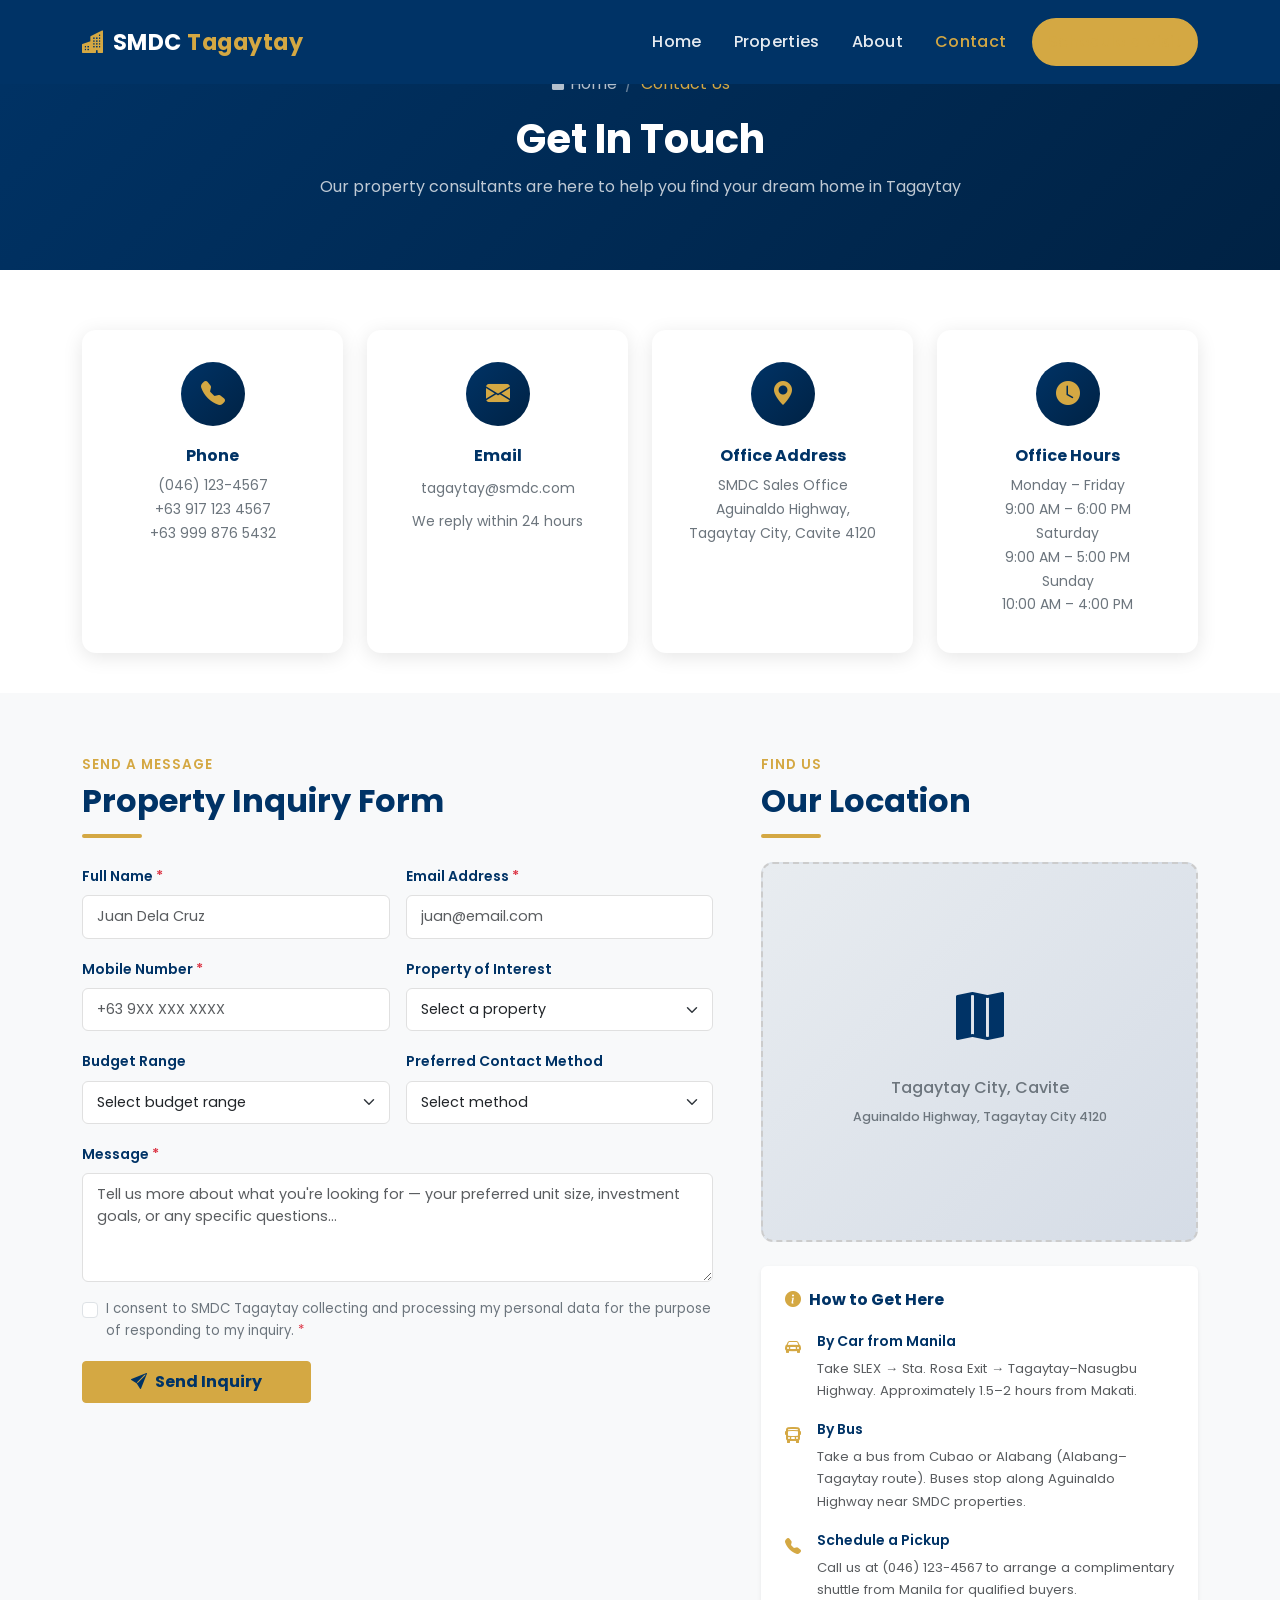
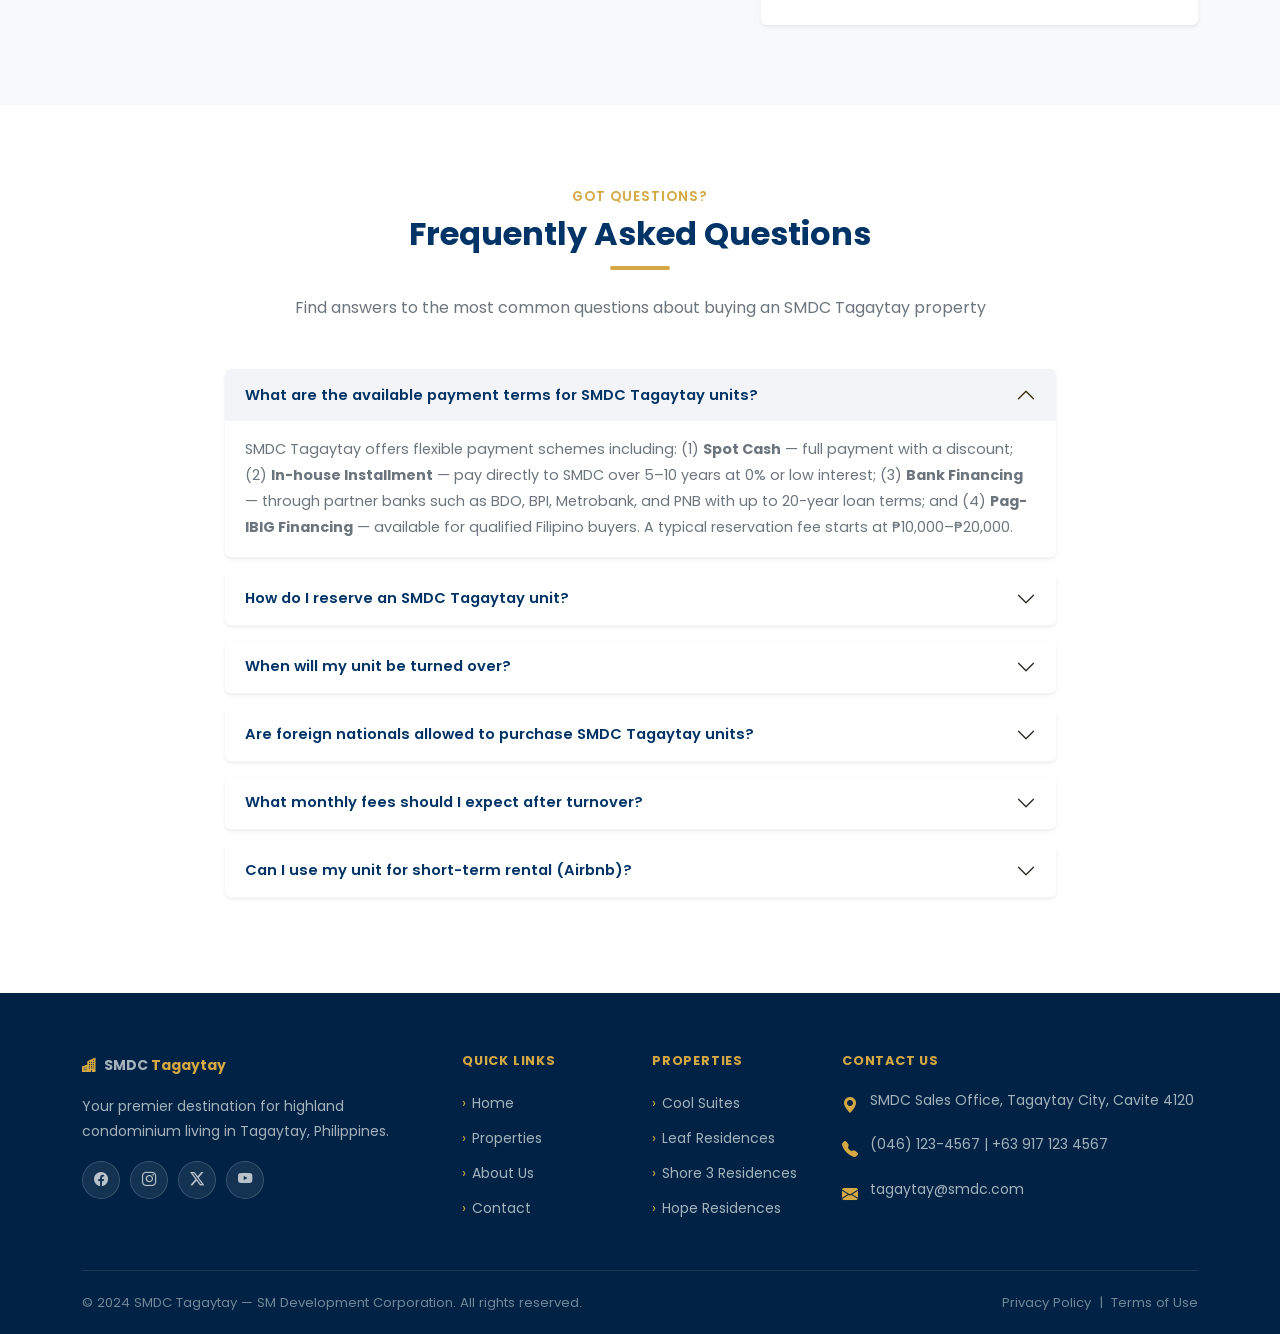
<file: cardenas_ex4page5.html>
<!DOCTYPE html>
<html lang="en">
<head>
  <meta charset="UTF-8" />
  <meta name="viewport" content="width=device-width, initial-scale=1.0" />
  <meta name="description" content="Contact SMDC Tagaytay — Reach our property consultants, send an inquiry, and get answers to frequently asked questions." />
  <title>Contact Us | SMDC Tagaytay</title>

  <!-- Bootstrap 5.3 CSS -->
  <link rel="stylesheet" href="https://cdn.jsdelivr.net/npm/bootstrap@5.3.3/dist/css/bootstrap.min.css" />
  <!-- Bootstrap Icons -->
  <link rel="stylesheet" href="https://cdn.jsdelivr.net/npm/bootstrap-icons@1.11.3/font/bootstrap-icons.min.css" />
  <!-- Google Fonts — Poppins -->
  <link rel="preconnect" href="https://fonts.googleapis.com" />
  <link rel="preconnect" href="https://fonts.gstatic.com" crossorigin />
  <link href="https://fonts.googleapis.com/css2?family=Poppins:wght@300;400;500;600;700;800&display=swap" rel="stylesheet" />
  <!-- Custom CSS -->
  <link rel="stylesheet" href="css/style.css" />
</head>
<body>

  <!-- ========================================================
       NAVBAR
       ======================================================== -->
  <nav class="navbar navbar-expand-lg navbar-dark bg-primary fixed-top" style="background-color: var(--primary) !important;">
    <div class="container">
      <a class="navbar-brand" href="cardenas_mainpage.html">
        <i class="bi bi-buildings-fill me-2" style="color: var(--accent);"></i>SMDC <span>Tagaytay</span>
      </a>
      <button class="navbar-toggler" type="button" data-bs-toggle="collapse" data-bs-target="#mainNav" aria-controls="mainNav" aria-expanded="false" aria-label="Toggle navigation">
        <span class="navbar-toggler-icon"></span>
      </button>
      <div class="collapse navbar-collapse" id="mainNav">
        <ul class="navbar-nav ms-auto align-items-lg-center gap-lg-1">
          <li class="nav-item"><a class="nav-link" href="cardenas_mainpage.html">Home</a></li>
          <li class="nav-item"><a class="nav-link" href="cardenas_ex4page2.html">Properties</a></li>
          <li class="nav-item"><a class="nav-link" href="cardenas_ex4page4.html">About</a></li>
          <li class="nav-item"><a class="nav-link active" href="cardenas_ex4page5.html">Contact</a></li>
          <li class="nav-item ms-lg-2">
            <a class="nav-link btn-cta-nav" href="cardenas_ex4page5.html">Schedule a Visit</a>
          </li>
        </ul>
      </div>
    </div>
  </nav>

  <!-- ========================================================
       CONTACT HERO
       ======================================================== -->
  <div class="contact-hero">
    <div class="container">
      <nav aria-label="breadcrumb" class="mb-3">
        <ol class="breadcrumb justify-content-center">
          <li class="breadcrumb-item"><a href="cardenas_mainpage.html"><i class="bi bi-house-fill me-1"></i>Home</a></li>
          <li class="breadcrumb-item active" aria-current="page">Contact Us</li>
        </ol>
      </nav>
      <h1 class="mb-2">Get In Touch</h1>
      <p class="mb-0">Our property consultants are here to help you find your dream home in Tagaytay</p>
    </div>
  </div>

  <!-- ========================================================
       CONTACT INFORMATION CARDS
       ======================================================== -->
  <section style="padding: 60px 0 40px;">
    <div class="container">
      <div class="row g-4">
        <div class="col-lg-3 col-md-6">
          <div class="contact-card">
            <div class="contact-card-icon">
              <i class="bi bi-telephone-fill"></i>
            </div>
            <h5>Phone</h5>
            <p>(046) 123-4567</p>
            <p>+63 917 123 4567</p>
            <p>+63 999 876 5432</p>
          </div>
        </div>
        <div class="col-lg-3 col-md-6">
          <div class="contact-card">
            <div class="contact-card-icon">
              <i class="bi bi-envelope-fill"></i>
            </div>
            <h5>Email</h5>
            <a href="mailto:tagaytay@smdc.com">tagaytay@smdc.com</a>
            <p class="mt-2">We reply within 24 hours</p>
          </div>
        </div>
        <div class="col-lg-3 col-md-6">
          <div class="contact-card">
            <div class="contact-card-icon">
              <i class="bi bi-geo-alt-fill"></i>
            </div>
            <h5>Office Address</h5>
            <p>SMDC Sales Office<br />Aguinaldo Highway,<br />Tagaytay City, Cavite 4120</p>
          </div>
        </div>
        <div class="col-lg-3 col-md-6">
          <div class="contact-card">
            <div class="contact-card-icon">
              <i class="bi bi-clock-fill"></i>
            </div>
            <h5>Office Hours</h5>
            <p>Monday – Friday<br />9:00 AM – 6:00 PM</p>
            <p>Saturday<br />9:00 AM – 5:00 PM</p>
            <p>Sunday<br />10:00 AM – 4:00 PM</p>
          </div>
        </div>
      </div>
    </div>
  </section>

  <!-- ========================================================
       INQUIRY FORM & MAP
       ======================================================== -->
  <section style="background-color: var(--light-bg); padding: 60px 0 80px;">
    <div class="container">
      <div class="row g-5">

        <!-- Inquiry Form -->
        <div class="col-lg-7">
          <p class="text-uppercase fw-600 mb-1" style="color: var(--accent); font-weight: 600; letter-spacing: 1px; font-size: 0.85rem;">Send a Message</p>
          <h2 class="section-title mb-2">Property Inquiry Form</h2>
          <div class="section-divider left"></div>

          <div id="formSuccess" class="alert alert-success d-none mt-3" role="alert">
            <i class="bi bi-check-circle-fill me-2"></i>
            <strong>Inquiry received!</strong> Our property consultant will contact you within 24 hours. Thank you!
          </div>

          <form class="needs-validation mt-4" novalidate>
            <div class="row g-3">
              <div class="col-md-6">
                <label class="form-label" for="contactName">Full Name <span class="text-danger">*</span></label>
                <input type="text" class="form-control" id="contactName" placeholder="Juan Dela Cruz" required />
                <div class="invalid-feedback">Please enter your full name.</div>
              </div>
              <div class="col-md-6">
                <label class="form-label" for="contactEmail">Email Address <span class="text-danger">*</span></label>
                <input type="email" class="form-control" id="contactEmail" placeholder="juan@email.com" required />
                <div class="invalid-feedback">Please enter a valid email address.</div>
              </div>
              <div class="col-md-6">
                <label class="form-label" for="contactPhone">Mobile Number <span class="text-danger">*</span></label>
                <input type="tel" class="form-control" id="contactPhone" placeholder="+63 9XX XXX XXXX" required />
                <div class="invalid-feedback">Please enter your mobile number.</div>
              </div>
              <div class="col-md-6">
                <label class="form-label" for="contactProperty">Property of Interest</label>
                <select class="form-select" id="contactProperty">
                  <option value="">Select a property</option>
                  <option>Cool Suites — Studio Unit</option>
                  <option>Cool Suites — 1 Bedroom</option>
                  <option>Leaf Residences — 1 Bedroom</option>
                  <option>Leaf Residences — 2 Bedroom</option>
                  <option>Shore 3 Residences — Studio</option>
                  <option>Shore 3 Residences — 2 Bedroom</option>
                  <option>Hope Residences — Studio</option>
                  <option>Hope Residences — 1 Bedroom</option>
                  <option>Not sure yet — Need guidance</option>
                </select>
              </div>
              <div class="col-md-6">
                <label class="form-label" for="contactBudget">Budget Range</label>
                <select class="form-select" id="contactBudget">
                  <option value="">Select budget range</option>
                  <option>₱2,000,000 – ₱3,000,000</option>
                  <option>₱3,000,000 – ₱4,000,000</option>
                  <option>₱4,000,000 – ₱5,500,000</option>
                  <option>₱5,500,000 – ₱7,000,000</option>
                  <option>Above ₱7,000,000</option>
                </select>
              </div>
              <div class="col-md-6">
                <label class="form-label" for="contactMethod">Preferred Contact Method</label>
                <select class="form-select" id="contactMethod">
                  <option value="">Select method</option>
                  <option>Phone Call</option>
                  <option>Email</option>
                  <option>Viber</option>
                  <option>WhatsApp</option>
                  <option>Any</option>
                </select>
              </div>
              <div class="col-12">
                <label class="form-label" for="contactMessage">Message <span class="text-danger">*</span></label>
                <textarea class="form-control" id="contactMessage" rows="4" placeholder="Tell us more about what you're looking for — your preferred unit size, investment goals, or any specific questions..." required></textarea>
                <div class="invalid-feedback">Please enter your message.</div>
              </div>
              <div class="col-12">
                <div class="form-check">
                  <input class="form-check-input" type="checkbox" id="contactConsent" required />
                  <label class="form-check-label" for="contactConsent" style="font-size: 0.83rem; color: var(--gray);">
                    I consent to SMDC Tagaytay collecting and processing my personal data for the purpose of responding to my inquiry. <span class="text-danger">*</span>
                  </label>
                  <div class="invalid-feedback">You must agree before submitting.</div>
                </div>
              </div>
              <div class="col-12">
                <button type="submit" class="btn btn-accent px-5 py-2">
                  <i class="bi bi-send-fill me-2"></i>Send Inquiry
                </button>
              </div>
            </div>
          </form>
        </div>

        <!-- Map -->
        <div class="col-lg-5">
          <p class="text-uppercase fw-600 mb-1" style="color: var(--accent); font-weight: 600; letter-spacing: 1px; font-size: 0.85rem;">Find Us</p>
          <h2 class="section-title mb-2">Our Location</h2>
          <div class="section-divider left mb-4"></div>

          <div class="map-placeholder mb-4">
            <i class="bi bi-map-fill"></i>
            <span>Tagaytay City, Cavite</span>
            <small style="font-size: 0.78rem; margin-top: 4px; color: var(--gray);">Aguinaldo Highway, Tagaytay City 4120</small>
          </div>

          <div class="bg-white rounded shadow-sm p-4">
            <h6 style="color: var(--primary); font-weight: 700; margin-bottom: 1.2rem;">
              <i class="bi bi-info-circle-fill me-2" style="color: var(--accent);"></i>How to Get Here
            </h6>
            <div class="d-flex flex-column gap-3">
              <div class="d-flex gap-3 align-items-start">
                <i class="bi bi-car-front-fill mt-1" style="color: var(--accent); flex-shrink: 0;"></i>
                <div>
                  <p class="mb-1 fw-600" style="font-size: 0.875rem; color: var(--primary); font-weight: 600;">By Car from Manila</p>
                  <p class="mb-0 text-muted" style="font-size: 0.82rem;">Take SLEX → Sta. Rosa Exit → Tagaytay–Nasugbu Highway. Approximately 1.5–2 hours from Makati.</p>
                </div>
              </div>
              <div class="d-flex gap-3 align-items-start">
                <i class="bi bi-bus-front-fill mt-1" style="color: var(--accent); flex-shrink: 0;"></i>
                <div>
                  <p class="mb-1 fw-600" style="font-size: 0.875rem; color: var(--primary); font-weight: 600;">By Bus</p>
                  <p class="mb-0 text-muted" style="font-size: 0.82rem;">Take a bus from Cubao or Alabang (Alabang–Tagaytay route). Buses stop along Aguinaldo Highway near SMDC properties.</p>
                </div>
              </div>
              <div class="d-flex gap-3 align-items-start">
                <i class="bi bi-telephone-fill mt-1" style="color: var(--accent); flex-shrink: 0;"></i>
                <div>
                  <p class="mb-1 fw-600" style="font-size: 0.875rem; color: var(--primary); font-weight: 600;">Schedule a Pickup</p>
                  <p class="mb-0 text-muted" style="font-size: 0.82rem;">Call us at (046) 123-4567 to arrange a complimentary shuttle from Manila for qualified buyers.</p>
                </div>
              </div>
            </div>
          </div>
        </div>

      </div>
    </div>
  </section>

  <!-- ========================================================
       FAQ SECTION
       ======================================================== -->
  <section>
    <div class="container">
      <div class="text-center mb-5">
        <p class="text-uppercase fw-600 mb-1" style="color: var(--accent); font-weight: 600; letter-spacing: 1px; font-size: 0.85rem;">Got Questions?</p>
        <h2 class="section-title">Frequently Asked Questions</h2>
        <div class="section-divider mx-auto"></div>
        <p class="section-subtitle">Find answers to the most common questions about buying an SMDC Tagaytay property</p>
      </div>

      <div class="row justify-content-center">
        <div class="col-lg-9">
          <div class="accordion" id="faqAccordion">

            <div class="accordion-item border-0 mb-3 shadow-sm rounded overflow-hidden">
              <h2 class="accordion-header" id="faq1">
                <button class="accordion-button" type="button" data-bs-toggle="collapse" data-bs-target="#faqCollapse1" aria-expanded="true" aria-controls="faqCollapse1">
                  What are the available payment terms for SMDC Tagaytay units?
                </button>
              </h2>
              <div id="faqCollapse1" class="accordion-collapse collapse show" aria-labelledby="faq1" data-bs-parent="#faqAccordion">
                <div class="accordion-body">
                  SMDC Tagaytay offers flexible payment schemes including: (1) <strong>Spot Cash</strong> — full payment with a discount; (2) <strong>In-house Installment</strong> — pay directly to SMDC over 5–10 years at 0% or low interest; (3) <strong>Bank Financing</strong> — through partner banks such as BDO, BPI, Metrobank, and PNB with up to 20-year loan terms; and (4) <strong>Pag-IBIG Financing</strong> — available for qualified Filipino buyers. A typical reservation fee starts at ₱10,000–₱20,000.
                </div>
              </div>
            </div>

            <div class="accordion-item border-0 mb-3 shadow-sm rounded overflow-hidden">
              <h2 class="accordion-header" id="faq2">
                <button class="accordion-button collapsed" type="button" data-bs-toggle="collapse" data-bs-target="#faqCollapse2" aria-expanded="false" aria-controls="faqCollapse2">
                  How do I reserve an SMDC Tagaytay unit?
                </button>
              </h2>
              <div id="faqCollapse2" class="accordion-collapse collapse" aria-labelledby="faq2" data-bs-parent="#faqAccordion">
                <div class="accordion-body">
                  The reservation process is straightforward: (1) Choose your preferred unit and development; (2) Submit required documents (2 valid IDs, TIN, proof of income); (3) Pay the reservation fee (₱10,000–₱20,000); (4) Sign the Reservation Agreement; (5) Your unit is officially held while you prepare documents for the chosen payment scheme. Our property consultants will assist you at every step.
                </div>
              </div>
            </div>

            <div class="accordion-item border-0 mb-3 shadow-sm rounded overflow-hidden">
              <h2 class="accordion-header" id="faq3">
                <button class="accordion-button collapsed" type="button" data-bs-toggle="collapse" data-bs-target="#faqCollapse3" aria-expanded="false" aria-controls="faqCollapse3">
                  When will my unit be turned over?
                </button>
              </h2>
              <div id="faqCollapse3" class="accordion-collapse collapse" aria-labelledby="faq3" data-bs-parent="#faqAccordion">
                <div class="accordion-body">
                  Turnover schedules vary by development: <strong>Cool Suites</strong> and <strong>Hope Residences</strong> are Ready for Occupancy (RFO) and can be turned over shortly after full payment or loan approval. <strong>Leaf Residences</strong> and <strong>Shore 3 Residences</strong> are under pre-selling and are expected to be turned over in 2026–2028 depending on the phase. All turnover dates are stated in your Contract to Sell.
                </div>
              </div>
            </div>

            <div class="accordion-item border-0 mb-3 shadow-sm rounded overflow-hidden">
              <h2 class="accordion-header" id="faq4">
                <button class="accordion-button collapsed" type="button" data-bs-toggle="collapse" data-bs-target="#faqCollapse4" aria-expanded="false" aria-controls="faqCollapse4">
                  Are foreign nationals allowed to purchase SMDC Tagaytay units?
                </button>
              </h2>
              <div id="faqCollapse4" class="accordion-collapse collapse" aria-labelledby="faq4" data-bs-parent="#faqAccordion">
                <div class="accordion-body">
                  Yes! Foreign nationals are allowed to own condominium units in the Philippines under the Philippine Condominium Act (R.A. 4726), as long as foreign ownership in the building does not exceed 40%. SMDC Tagaytay welcomes both local and international buyers. Payment must be remitted via inward remittance through BSP-accredited banks. Our team can assist OFW and foreign buyers with the documentation process.
                </div>
              </div>
            </div>

            <div class="accordion-item border-0 mb-3 shadow-sm rounded overflow-hidden">
              <h2 class="accordion-header" id="faq5">
                <button class="accordion-button collapsed" type="button" data-bs-toggle="collapse" data-bs-target="#faqCollapse5" aria-expanded="false" aria-controls="faqCollapse5">
                  What monthly fees should I expect after turnover?
                </button>
              </h2>
              <div id="faqCollapse5" class="accordion-collapse collapse" aria-labelledby="faq5" data-bs-parent="#faqAccordion">
                <div class="accordion-body">
                  After turnover, unit owners pay: (1) <strong>Monthly Dues (Association Dues)</strong> — typically ₱80–₱120 per sqm per month, covering common area maintenance, security, and amenities upkeep; (2) <strong>Real Property Tax</strong> — annual tax payable to the local government; (3) <strong>Utilities</strong> — metered electricity and water billed separately. For investment units, rental income typically covers the monthly dues and mortgage payments.
                </div>
              </div>
            </div>

            <div class="accordion-item border-0 mb-3 shadow-sm rounded overflow-hidden">
              <h2 class="accordion-header" id="faq6">
                <button class="accordion-button collapsed" type="button" data-bs-toggle="collapse" data-bs-target="#faqCollapse6" aria-expanded="false" aria-controls="faqCollapse6">
                  Can I use my unit for short-term rental (Airbnb)?
                </button>
              </h2>
              <div id="faqCollapse6" class="accordion-collapse collapse" aria-labelledby="faq6" data-bs-parent="#faqAccordion">
                <div class="accordion-body">
                  Short-term rental policies vary by development and are governed by the House Rules and Condominium Corporation. Generally, SMDC Tagaytay units in tourist-heavy developments like Cool Suites and Shore 3 Residences have provisions for short-term leasing, making them ideal for Airbnb-style rental income. Please inquire with our team about the specific policies for your preferred development.
                </div>
              </div>
            </div>

          </div><!-- /accordion -->
        </div>
      </div>
    </div>
  </section>

  <!-- ========================================================
       FOOTER
       ======================================================== -->
  <footer class="footer">
    <div class="container">
      <div class="row g-4">
        <div class="col-lg-4 col-md-6">
          <p class="footer-brand"><i class="bi bi-buildings-fill me-2" style="color: var(--accent);"></i>SMDC <span>Tagaytay</span></p>
          <p>Your premier destination for highland condominium living in Tagaytay, Philippines.</p>
          <div class="social-links">
            <a href="#" class="social-link" aria-label="Facebook"><i class="bi bi-facebook"></i></a>
            <a href="#" class="social-link" aria-label="Instagram"><i class="bi bi-instagram"></i></a>
            <a href="#" class="social-link" aria-label="Twitter/X"><i class="bi bi-twitter-x"></i></a>
            <a href="#" class="social-link" aria-label="YouTube"><i class="bi bi-youtube"></i></a>
          </div>
        </div>
        <div class="col-lg-2 col-md-6 col-6">
          <h6>Quick Links</h6>
          <ul class="footer-links">
            <li><a href="cardenas_mainpage.html">Home</a></li>
            <li><a href="cardenas_ex4page2.html">Properties</a></li>
            <li><a href="cardenas_ex4page4.html">About Us</a></li>
            <li><a href="cardenas_ex4page5.html">Contact</a></li>
          </ul>
        </div>
        <div class="col-lg-2 col-md-6 col-6">
          <h6>Properties</h6>
          <ul class="footer-links">
            <li><a href="cardenas_ex4page3.html">Cool Suites</a></li>
            <li><a href="cardenas_ex4page3.html">Leaf Residences</a></li>
            <li><a href="cardenas_ex4page3.html">Shore 3 Residences</a></li>
            <li><a href="cardenas_ex4page3.html">Hope Residences</a></li>
          </ul>
        </div>
        <div class="col-lg-4 col-md-6">
          <h6>Contact Us</h6>
          <div class="footer-contact-item">
            <i class="bi bi-geo-alt-fill"></i>
            <span>SMDC Sales Office, Tagaytay City, Cavite 4120</span>
          </div>
          <div class="footer-contact-item">
            <i class="bi bi-telephone-fill"></i>
            <span>(046) 123-4567 | +63 917 123 4567</span>
          </div>
          <div class="footer-contact-item">
            <i class="bi bi-envelope-fill"></i>
            <span>tagaytay@smdc.com</span>
          </div>
        </div>
      </div>
      <div class="footer-bottom">
        <div class="row align-items-center">
          <div class="col-md-6">
            <p>© 2024 SMDC Tagaytay — SM Development Corporation. All rights reserved.</p>
          </div>
          <div class="col-md-6 text-md-end">
            <p><a href="#" style="color: rgba(255,255,255,0.45);">Privacy Policy</a> &nbsp;|&nbsp; <a href="#" style="color: rgba(255,255,255,0.45);">Terms of Use</a></p>
          </div>
        </div>
      </div>
    </div>
  </footer>

  <!-- Back to Top -->
  <button id="backToTop" aria-label="Back to top"><i class="bi bi-arrow-up"></i></button>

  <!-- Bootstrap JS Bundle -->
  <script src="https://cdn.jsdelivr.net/npm/bootstrap@5.3.3/dist/js/bootstrap.bundle.min.js"></script>
  <!-- Custom JS -->
  <script src="js/main.js"></script>
</body>
</html>
</file>
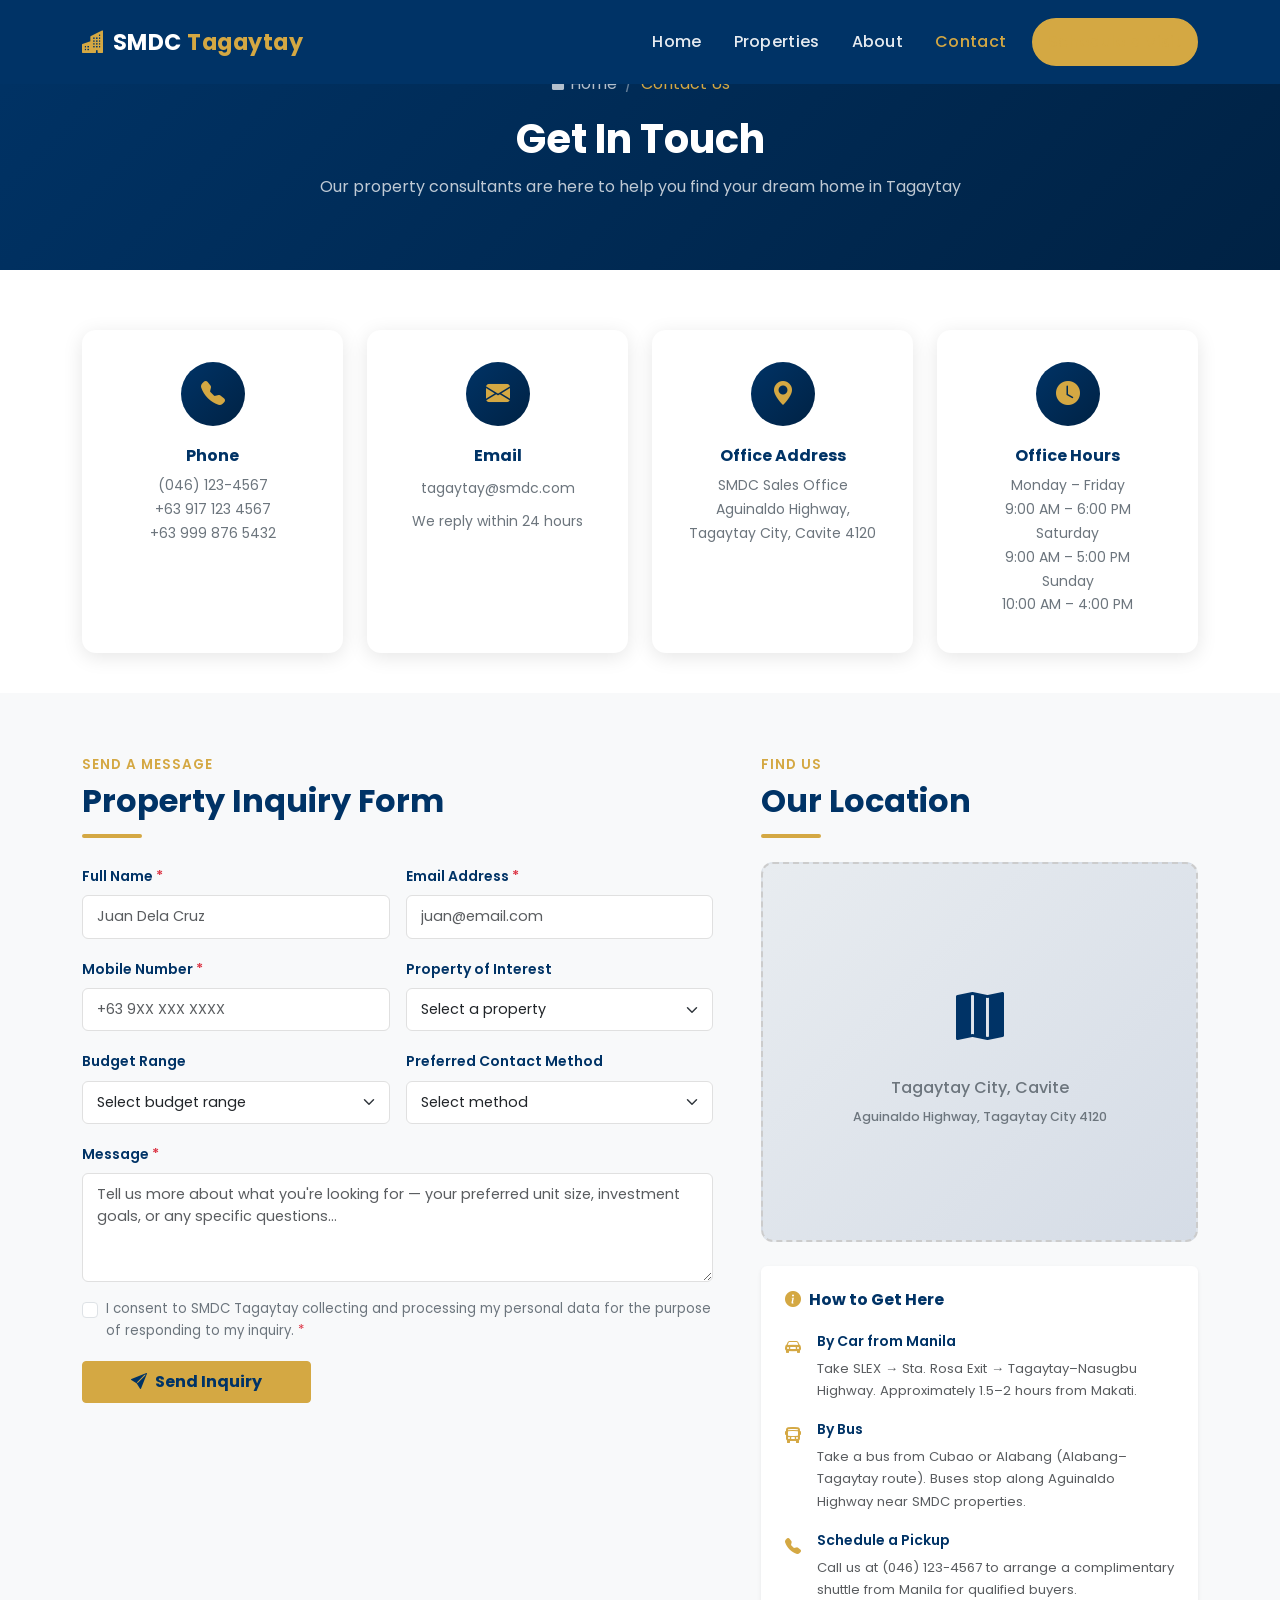
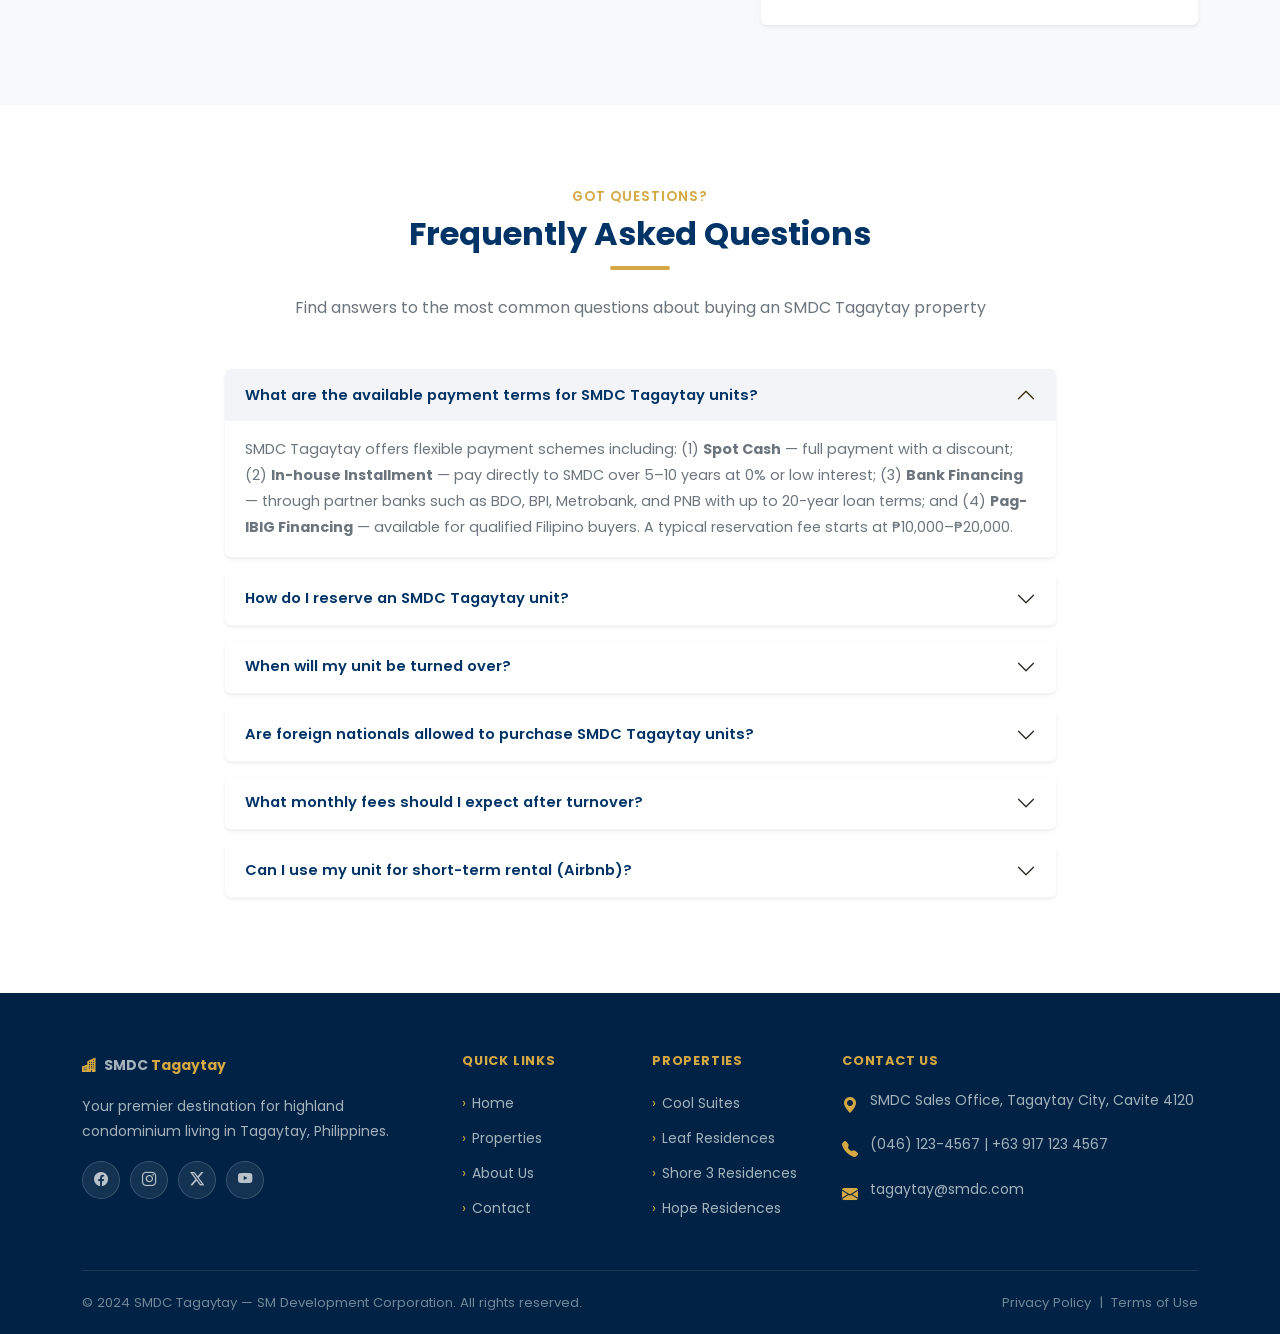
<file: contact.html>
<!DOCTYPE html>
<html lang="en">
<head>
  <meta charset="UTF-8" />
  <meta name="viewport" content="width=device-width, initial-scale=1.0" />
  <meta name="description" content="Contact SMDC Tagaytay — Reach our property consultants, send an inquiry, and get answers to frequently asked questions." />
  <title>Contact Us | SMDC Tagaytay</title>

  <!-- Bootstrap 5.3 CSS -->
  <link rel="stylesheet" href="https://cdn.jsdelivr.net/npm/bootstrap@5.3.3/dist/css/bootstrap.min.css" />
  <!-- Bootstrap Icons -->
  <link rel="stylesheet" href="https://cdn.jsdelivr.net/npm/bootstrap-icons@1.11.3/font/bootstrap-icons.min.css" />
  <!-- Google Fonts — Poppins -->
  <link rel="preconnect" href="https://fonts.googleapis.com" />
  <link rel="preconnect" href="https://fonts.gstatic.com" crossorigin />
  <link href="https://fonts.googleapis.com/css2?family=Poppins:wght@300;400;500;600;700;800&display=swap" rel="stylesheet" />
  <!-- Custom CSS -->
  <link rel="stylesheet" href="css/style.css" />
</head>
<body>

  <!-- ========================================================
       NAVBAR
       ======================================================== -->
  <nav class="navbar navbar-expand-lg navbar-dark bg-primary fixed-top" style="background-color: var(--primary) !important;">
    <div class="container">
      <a class="navbar-brand" href="index.html">
        <i class="bi bi-buildings-fill me-2" style="color: var(--accent);"></i>SMDC <span>Tagaytay</span>
      </a>
      <button class="navbar-toggler" type="button" data-bs-toggle="collapse" data-bs-target="#mainNav" aria-controls="mainNav" aria-expanded="false" aria-label="Toggle navigation">
        <span class="navbar-toggler-icon"></span>
      </button>
      <div class="collapse navbar-collapse" id="mainNav">
        <ul class="navbar-nav ms-auto align-items-lg-center gap-lg-1">
          <li class="nav-item"><a class="nav-link" href="index.html">Home</a></li>
          <li class="nav-item"><a class="nav-link" href="properties.html">Properties</a></li>
          <li class="nav-item"><a class="nav-link" href="about.html">About</a></li>
          <li class="nav-item"><a class="nav-link active" href="contact.html">Contact</a></li>
          <li class="nav-item ms-lg-2">
            <a class="nav-link btn-cta-nav" href="contact.html">Schedule a Visit</a>
          </li>
        </ul>
      </div>
    </div>
  </nav>

  <!-- ========================================================
       CONTACT HERO
       ======================================================== -->
  <div class="contact-hero">
    <div class="container">
      <nav aria-label="breadcrumb" class="mb-3">
        <ol class="breadcrumb justify-content-center">
          <li class="breadcrumb-item"><a href="index.html"><i class="bi bi-house-fill me-1"></i>Home</a></li>
          <li class="breadcrumb-item active" aria-current="page">Contact Us</li>
        </ol>
      </nav>
      <h1 class="mb-2">Get In Touch</h1>
      <p class="mb-0">Our property consultants are here to help you find your dream home in Tagaytay</p>
    </div>
  </div>

  <!-- ========================================================
       CONTACT INFORMATION CARDS
       ======================================================== -->
  <section style="padding: 60px 0 40px;">
    <div class="container">
      <div class="row g-4">
        <div class="col-lg-3 col-md-6">
          <div class="contact-card">
            <div class="contact-card-icon">
              <i class="bi bi-telephone-fill"></i>
            </div>
            <h5>Phone</h5>
            <p>(046) 123-4567</p>
            <p>+63 917 123 4567</p>
            <p>+63 999 876 5432</p>
          </div>
        </div>
        <div class="col-lg-3 col-md-6">
          <div class="contact-card">
            <div class="contact-card-icon">
              <i class="bi bi-envelope-fill"></i>
            </div>
            <h5>Email</h5>
            <a href="mailto:tagaytay@smdc.com">tagaytay@smdc.com</a>
            <p class="mt-2">We reply within 24 hours</p>
          </div>
        </div>
        <div class="col-lg-3 col-md-6">
          <div class="contact-card">
            <div class="contact-card-icon">
              <i class="bi bi-geo-alt-fill"></i>
            </div>
            <h5>Office Address</h5>
            <p>SMDC Sales Office<br />Aguinaldo Highway,<br />Tagaytay City, Cavite 4120</p>
          </div>
        </div>
        <div class="col-lg-3 col-md-6">
          <div class="contact-card">
            <div class="contact-card-icon">
              <i class="bi bi-clock-fill"></i>
            </div>
            <h5>Office Hours</h5>
            <p>Monday – Friday<br />9:00 AM – 6:00 PM</p>
            <p>Saturday<br />9:00 AM – 5:00 PM</p>
            <p>Sunday<br />10:00 AM – 4:00 PM</p>
          </div>
        </div>
      </div>
    </div>
  </section>

  <!-- ========================================================
       INQUIRY FORM & MAP
       ======================================================== -->
  <section style="background-color: var(--light-bg); padding: 60px 0 80px;">
    <div class="container">
      <div class="row g-5">

        <!-- Inquiry Form -->
        <div class="col-lg-7">
          <p class="text-uppercase fw-600 mb-1" style="color: var(--accent); font-weight: 600; letter-spacing: 1px; font-size: 0.85rem;">Send a Message</p>
          <h2 class="section-title mb-2">Property Inquiry Form</h2>
          <div class="section-divider left"></div>

          <div id="formSuccess" class="alert alert-success d-none mt-3" role="alert">
            <i class="bi bi-check-circle-fill me-2"></i>
            <strong>Inquiry received!</strong> Our property consultant will contact you within 24 hours. Thank you!
          </div>

          <form class="needs-validation mt-4" novalidate>
            <div class="row g-3">
              <div class="col-md-6">
                <label class="form-label" for="contactName">Full Name <span class="text-danger">*</span></label>
                <input type="text" class="form-control" id="contactName" placeholder="Juan Dela Cruz" required />
                <div class="invalid-feedback">Please enter your full name.</div>
              </div>
              <div class="col-md-6">
                <label class="form-label" for="contactEmail">Email Address <span class="text-danger">*</span></label>
                <input type="email" class="form-control" id="contactEmail" placeholder="juan@email.com" required />
                <div class="invalid-feedback">Please enter a valid email address.</div>
              </div>
              <div class="col-md-6">
                <label class="form-label" for="contactPhone">Mobile Number <span class="text-danger">*</span></label>
                <input type="tel" class="form-control" id="contactPhone" placeholder="+63 9XX XXX XXXX" required />
                <div class="invalid-feedback">Please enter your mobile number.</div>
              </div>
              <div class="col-md-6">
                <label class="form-label" for="contactProperty">Property of Interest</label>
                <select class="form-select" id="contactProperty">
                  <option value="">Select a property</option>
                  <option>Cool Suites — Studio Unit</option>
                  <option>Cool Suites — 1 Bedroom</option>
                  <option>Leaf Residences — 1 Bedroom</option>
                  <option>Leaf Residences — 2 Bedroom</option>
                  <option>Shore 3 Residences — Studio</option>
                  <option>Shore 3 Residences — 2 Bedroom</option>
                  <option>Hope Residences — Studio</option>
                  <option>Hope Residences — 1 Bedroom</option>
                  <option>Not sure yet — Need guidance</option>
                </select>
              </div>
              <div class="col-md-6">
                <label class="form-label" for="contactBudget">Budget Range</label>
                <select class="form-select" id="contactBudget">
                  <option value="">Select budget range</option>
                  <option>₱2,000,000 – ₱3,000,000</option>
                  <option>₱3,000,000 – ₱4,000,000</option>
                  <option>₱4,000,000 – ₱5,500,000</option>
                  <option>₱5,500,000 – ₱7,000,000</option>
                  <option>Above ₱7,000,000</option>
                </select>
              </div>
              <div class="col-md-6">
                <label class="form-label" for="contactMethod">Preferred Contact Method</label>
                <select class="form-select" id="contactMethod">
                  <option value="">Select method</option>
                  <option>Phone Call</option>
                  <option>Email</option>
                  <option>Viber</option>
                  <option>WhatsApp</option>
                  <option>Any</option>
                </select>
              </div>
              <div class="col-12">
                <label class="form-label" for="contactMessage">Message <span class="text-danger">*</span></label>
                <textarea class="form-control" id="contactMessage" rows="4" placeholder="Tell us more about what you're looking for — your preferred unit size, investment goals, or any specific questions..." required></textarea>
                <div class="invalid-feedback">Please enter your message.</div>
              </div>
              <div class="col-12">
                <div class="form-check">
                  <input class="form-check-input" type="checkbox" id="contactConsent" required />
                  <label class="form-check-label" for="contactConsent" style="font-size: 0.83rem; color: var(--gray);">
                    I consent to SMDC Tagaytay collecting and processing my personal data for the purpose of responding to my inquiry. <span class="text-danger">*</span>
                  </label>
                  <div class="invalid-feedback">You must agree before submitting.</div>
                </div>
              </div>
              <div class="col-12">
                <button type="submit" class="btn btn-accent px-5 py-2">
                  <i class="bi bi-send-fill me-2"></i>Send Inquiry
                </button>
              </div>
            </div>
          </form>
        </div>

        <!-- Map -->
        <div class="col-lg-5">
          <p class="text-uppercase fw-600 mb-1" style="color: var(--accent); font-weight: 600; letter-spacing: 1px; font-size: 0.85rem;">Find Us</p>
          <h2 class="section-title mb-2">Our Location</h2>
          <div class="section-divider left mb-4"></div>

          <div class="map-placeholder mb-4">
            <i class="bi bi-map-fill"></i>
            <span>Tagaytay City, Cavite</span>
            <small style="font-size: 0.78rem; margin-top: 4px; color: var(--gray);">Aguinaldo Highway, Tagaytay City 4120</small>
          </div>

          <div class="bg-white rounded shadow-sm p-4">
            <h6 style="color: var(--primary); font-weight: 700; margin-bottom: 1.2rem;">
              <i class="bi bi-info-circle-fill me-2" style="color: var(--accent);"></i>How to Get Here
            </h6>
            <div class="d-flex flex-column gap-3">
              <div class="d-flex gap-3 align-items-start">
                <i class="bi bi-car-front-fill mt-1" style="color: var(--accent); flex-shrink: 0;"></i>
                <div>
                  <p class="mb-1 fw-600" style="font-size: 0.875rem; color: var(--primary); font-weight: 600;">By Car from Manila</p>
                  <p class="mb-0 text-muted" style="font-size: 0.82rem;">Take SLEX → Sta. Rosa Exit → Tagaytay–Nasugbu Highway. Approximately 1.5–2 hours from Makati.</p>
                </div>
              </div>
              <div class="d-flex gap-3 align-items-start">
                <i class="bi bi-bus-front-fill mt-1" style="color: var(--accent); flex-shrink: 0;"></i>
                <div>
                  <p class="mb-1 fw-600" style="font-size: 0.875rem; color: var(--primary); font-weight: 600;">By Bus</p>
                  <p class="mb-0 text-muted" style="font-size: 0.82rem;">Take a bus from Cubao or Alabang (Alabang–Tagaytay route). Buses stop along Aguinaldo Highway near SMDC properties.</p>
                </div>
              </div>
              <div class="d-flex gap-3 align-items-start">
                <i class="bi bi-telephone-fill mt-1" style="color: var(--accent); flex-shrink: 0;"></i>
                <div>
                  <p class="mb-1 fw-600" style="font-size: 0.875rem; color: var(--primary); font-weight: 600;">Schedule a Pickup</p>
                  <p class="mb-0 text-muted" style="font-size: 0.82rem;">Call us at (046) 123-4567 to arrange a complimentary shuttle from Manila for qualified buyers.</p>
                </div>
              </div>
            </div>
          </div>
        </div>

      </div>
    </div>
  </section>

  <!-- ========================================================
       FAQ SECTION
       ======================================================== -->
  <section>
    <div class="container">
      <div class="text-center mb-5">
        <p class="text-uppercase fw-600 mb-1" style="color: var(--accent); font-weight: 600; letter-spacing: 1px; font-size: 0.85rem;">Got Questions?</p>
        <h2 class="section-title">Frequently Asked Questions</h2>
        <div class="section-divider mx-auto"></div>
        <p class="section-subtitle">Find answers to the most common questions about buying an SMDC Tagaytay property</p>
      </div>

      <div class="row justify-content-center">
        <div class="col-lg-9">
          <div class="accordion" id="faqAccordion">

            <div class="accordion-item border-0 mb-3 shadow-sm rounded overflow-hidden">
              <h2 class="accordion-header" id="faq1">
                <button class="accordion-button" type="button" data-bs-toggle="collapse" data-bs-target="#faqCollapse1" aria-expanded="true" aria-controls="faqCollapse1">
                  What are the available payment terms for SMDC Tagaytay units?
                </button>
              </h2>
              <div id="faqCollapse1" class="accordion-collapse collapse show" aria-labelledby="faq1" data-bs-parent="#faqAccordion">
                <div class="accordion-body">
                  SMDC Tagaytay offers flexible payment schemes including: (1) <strong>Spot Cash</strong> — full payment with a discount; (2) <strong>In-house Installment</strong> — pay directly to SMDC over 5–10 years at 0% or low interest; (3) <strong>Bank Financing</strong> — through partner banks such as BDO, BPI, Metrobank, and PNB with up to 20-year loan terms; and (4) <strong>Pag-IBIG Financing</strong> — available for qualified Filipino buyers. A typical reservation fee starts at ₱10,000–₱20,000.
                </div>
              </div>
            </div>

            <div class="accordion-item border-0 mb-3 shadow-sm rounded overflow-hidden">
              <h2 class="accordion-header" id="faq2">
                <button class="accordion-button collapsed" type="button" data-bs-toggle="collapse" data-bs-target="#faqCollapse2" aria-expanded="false" aria-controls="faqCollapse2">
                  How do I reserve an SMDC Tagaytay unit?
                </button>
              </h2>
              <div id="faqCollapse2" class="accordion-collapse collapse" aria-labelledby="faq2" data-bs-parent="#faqAccordion">
                <div class="accordion-body">
                  The reservation process is straightforward: (1) Choose your preferred unit and development; (2) Submit required documents (2 valid IDs, TIN, proof of income); (3) Pay the reservation fee (₱10,000–₱20,000); (4) Sign the Reservation Agreement; (5) Your unit is officially held while you prepare documents for the chosen payment scheme. Our property consultants will assist you at every step.
                </div>
              </div>
            </div>

            <div class="accordion-item border-0 mb-3 shadow-sm rounded overflow-hidden">
              <h2 class="accordion-header" id="faq3">
                <button class="accordion-button collapsed" type="button" data-bs-toggle="collapse" data-bs-target="#faqCollapse3" aria-expanded="false" aria-controls="faqCollapse3">
                  When will my unit be turned over?
                </button>
              </h2>
              <div id="faqCollapse3" class="accordion-collapse collapse" aria-labelledby="faq3" data-bs-parent="#faqAccordion">
                <div class="accordion-body">
                  Turnover schedules vary by development: <strong>Cool Suites</strong> and <strong>Hope Residences</strong> are Ready for Occupancy (RFO) and can be turned over shortly after full payment or loan approval. <strong>Leaf Residences</strong> and <strong>Shore 3 Residences</strong> are under pre-selling and are expected to be turned over in 2026–2028 depending on the phase. All turnover dates are stated in your Contract to Sell.
                </div>
              </div>
            </div>

            <div class="accordion-item border-0 mb-3 shadow-sm rounded overflow-hidden">
              <h2 class="accordion-header" id="faq4">
                <button class="accordion-button collapsed" type="button" data-bs-toggle="collapse" data-bs-target="#faqCollapse4" aria-expanded="false" aria-controls="faqCollapse4">
                  Are foreign nationals allowed to purchase SMDC Tagaytay units?
                </button>
              </h2>
              <div id="faqCollapse4" class="accordion-collapse collapse" aria-labelledby="faq4" data-bs-parent="#faqAccordion">
                <div class="accordion-body">
                  Yes! Foreign nationals are allowed to own condominium units in the Philippines under the Philippine Condominium Act (R.A. 4726), as long as foreign ownership in the building does not exceed 40%. SMDC Tagaytay welcomes both local and international buyers. Payment must be remitted via inward remittance through BSP-accredited banks. Our team can assist OFW and foreign buyers with the documentation process.
                </div>
              </div>
            </div>

            <div class="accordion-item border-0 mb-3 shadow-sm rounded overflow-hidden">
              <h2 class="accordion-header" id="faq5">
                <button class="accordion-button collapsed" type="button" data-bs-toggle="collapse" data-bs-target="#faqCollapse5" aria-expanded="false" aria-controls="faqCollapse5">
                  What monthly fees should I expect after turnover?
                </button>
              </h2>
              <div id="faqCollapse5" class="accordion-collapse collapse" aria-labelledby="faq5" data-bs-parent="#faqAccordion">
                <div class="accordion-body">
                  After turnover, unit owners pay: (1) <strong>Monthly Dues (Association Dues)</strong> — typically ₱80–₱120 per sqm per month, covering common area maintenance, security, and amenities upkeep; (2) <strong>Real Property Tax</strong> — annual tax payable to the local government; (3) <strong>Utilities</strong> — metered electricity and water billed separately. For investment units, rental income typically covers the monthly dues and mortgage payments.
                </div>
              </div>
            </div>

            <div class="accordion-item border-0 mb-3 shadow-sm rounded overflow-hidden">
              <h2 class="accordion-header" id="faq6">
                <button class="accordion-button collapsed" type="button" data-bs-toggle="collapse" data-bs-target="#faqCollapse6" aria-expanded="false" aria-controls="faqCollapse6">
                  Can I use my unit for short-term rental (Airbnb)?
                </button>
              </h2>
              <div id="faqCollapse6" class="accordion-collapse collapse" aria-labelledby="faq6" data-bs-parent="#faqAccordion">
                <div class="accordion-body">
                  Short-term rental policies vary by development and are governed by the House Rules and Condominium Corporation. Generally, SMDC Tagaytay units in tourist-heavy developments like Cool Suites and Shore 3 Residences have provisions for short-term leasing, making them ideal for Airbnb-style rental income. Please inquire with our team about the specific policies for your preferred development.
                </div>
              </div>
            </div>

          </div><!-- /accordion -->
        </div>
      </div>
    </div>
  </section>

  <!-- ========================================================
       FOOTER
       ======================================================== -->
  <footer class="footer">
    <div class="container">
      <div class="row g-4">
        <div class="col-lg-4 col-md-6">
          <p class="footer-brand"><i class="bi bi-buildings-fill me-2" style="color: var(--accent);"></i>SMDC <span>Tagaytay</span></p>
          <p>Your premier destination for highland condominium living in Tagaytay, Philippines.</p>
          <div class="social-links">
            <a href="#" class="social-link" aria-label="Facebook"><i class="bi bi-facebook"></i></a>
            <a href="#" class="social-link" aria-label="Instagram"><i class="bi bi-instagram"></i></a>
            <a href="#" class="social-link" aria-label="Twitter/X"><i class="bi bi-twitter-x"></i></a>
            <a href="#" class="social-link" aria-label="YouTube"><i class="bi bi-youtube"></i></a>
          </div>
        </div>
        <div class="col-lg-2 col-md-6 col-6">
          <h6>Quick Links</h6>
          <ul class="footer-links">
            <li><a href="index.html">Home</a></li>
            <li><a href="properties.html">Properties</a></li>
            <li><a href="about.html">About Us</a></li>
            <li><a href="contact.html">Contact</a></li>
          </ul>
        </div>
        <div class="col-lg-2 col-md-6 col-6">
          <h6>Properties</h6>
          <ul class="footer-links">
            <li><a href="property-detail.html">Cool Suites</a></li>
            <li><a href="property-detail.html">Leaf Residences</a></li>
            <li><a href="property-detail.html">Shore 3 Residences</a></li>
            <li><a href="property-detail.html">Hope Residences</a></li>
          </ul>
        </div>
        <div class="col-lg-4 col-md-6">
          <h6>Contact Us</h6>
          <div class="footer-contact-item">
            <i class="bi bi-geo-alt-fill"></i>
            <span>SMDC Sales Office, Tagaytay City, Cavite 4120</span>
          </div>
          <div class="footer-contact-item">
            <i class="bi bi-telephone-fill"></i>
            <span>(046) 123-4567 | +63 917 123 4567</span>
          </div>
          <div class="footer-contact-item">
            <i class="bi bi-envelope-fill"></i>
            <span>tagaytay@smdc.com</span>
          </div>
        </div>
      </div>
      <div class="footer-bottom">
        <div class="row align-items-center">
          <div class="col-md-6">
            <p>© 2024 SMDC Tagaytay — SM Development Corporation. All rights reserved.</p>
          </div>
          <div class="col-md-6 text-md-end">
            <p><a href="#" style="color: rgba(255,255,255,0.45);">Privacy Policy</a> &nbsp;|&nbsp; <a href="#" style="color: rgba(255,255,255,0.45);">Terms of Use</a></p>
          </div>
        </div>
      </div>
    </div>
  </footer>

  <!-- Back to Top -->
  <button id="backToTop" aria-label="Back to top"><i class="bi bi-arrow-up"></i></button>

  <!-- Bootstrap JS Bundle -->
  <script src="https://cdn.jsdelivr.net/npm/bootstrap@5.3.3/dist/js/bootstrap.bundle.min.js"></script>
  <!-- Custom JS -->
  <script src="js/main.js"></script>
</body>
</html>
</file>
<file: css/style.css>
/* =========================================
   SMDC Tagaytay — Custom Stylesheet
   Color Palette:
     Primary:  #003366 (dark blue)
     Accent:   #D4A843 (gold/amber)
     White:    #FFFFFF
     Light BG: #F8F9FA
   ========================================= */

/* ---- Google Fonts imported via HTML ---- */

/* ---- CSS Variables ---- */
:root {
  --primary:       #003366;
  --primary-dark:  #002244;
  --accent:        #D4A843;
  --accent-dark:   #b8922e;
  --white:         #FFFFFF;
  --light-bg:      #F8F9FA;
  --gray:          #6C757D;
  --dark-text:     #212529;
  --card-shadow:   0 4px 20px rgba(0, 0, 0, 0.10);
  --transition:    all 0.3s ease;
}

/* ---- Global ---- */
* {
  box-sizing: border-box;
}

html {
  scroll-behavior: smooth;
}

body {
  font-family: 'Poppins', sans-serif;
  color: var(--dark-text);
  background-color: var(--white);
  line-height: 1.7;
}

a {
  color: var(--primary);
  text-decoration: none;
  transition: var(--transition);
}

a:hover {
  color: var(--accent);
}

h1, h2, h3, h4, h5, h6 {
  font-weight: 700;
  line-height: 1.3;
}

/* ---- Section Spacing ---- */
section {
  padding: 80px 0;
}

.section-title {
  font-size: 2rem;
  color: var(--primary);
  margin-bottom: 0.5rem;
  position: relative;
}

.section-subtitle {
  color: var(--gray);
  font-size: 1rem;
  margin-bottom: 2.5rem;
}

.section-divider {
  width: 60px;
  height: 4px;
  background: var(--accent);
  border-radius: 2px;
  margin: 0.75rem auto 1.5rem;
}

.section-divider.left {
  margin-left: 0;
}

/* ---- Navbar ---- */
.navbar {
  transition: var(--transition);
  padding: 18px 0;
}

.navbar.scrolled {
  background-color: var(--primary) !important;
  padding: 10px 0;
  box-shadow: 0 2px 20px rgba(0, 0, 0, 0.2);
}

.navbar-brand {
  font-size: 1.4rem;
  font-weight: 700;
  color: var(--white) !important;
  letter-spacing: 0.5px;
}

.navbar-brand span {
  color: var(--accent);
}

.navbar-nav .nav-link {
  color: rgba(255, 255, 255, 0.90) !important;
  font-weight: 500;
  padding: 8px 14px !important;
  transition: var(--transition);
  letter-spacing: 0.3px;
}

.navbar-nav .nav-link:hover,
.navbar-nav .nav-link.active {
  color: var(--accent) !important;
}

.btn-cta-nav {
  background-color: var(--accent);
  color: var(--primary) !important;
  font-weight: 600;
  border-radius: 25px;
  padding: 8px 22px !important;
  border: 2px solid var(--accent);
  transition: var(--transition);
}

.btn-cta-nav:hover {
  background-color: transparent;
  color: var(--accent) !important;
}

.navbar-toggler {
  border-color: rgba(255,255,255,0.5);
}

.navbar-toggler-icon {
  filter: brightness(2);
}

/* ---- Hero Section ---- */
.hero-section {
  min-height: 100vh;
  background: linear-gradient(135deg, rgba(0,51,102,0.85) 0%, rgba(0,34,68,0.75) 100%),
              url('https://placehold.co/1920x1080/003366/D4A843?text=SMDC+Tagaytay') center/cover no-repeat;
  display: flex;
  align-items: center;
  position: relative;
  overflow: hidden;
}

.hero-section::after {
  content: '';
  position: absolute;
  bottom: 0;
  left: 0;
  right: 0;
  height: 80px;
  background: linear-gradient(to top, var(--white), transparent);
}

.hero-badge {
  display: inline-block;
  background-color: var(--accent);
  color: var(--primary);
  font-size: 0.8rem;
  font-weight: 700;
  padding: 6px 18px;
  border-radius: 25px;
  letter-spacing: 1px;
  text-transform: uppercase;
  margin-bottom: 1rem;
}

.hero-title {
  font-size: clamp(2rem, 5vw, 3.5rem);
  color: var(--white);
  font-weight: 800;
  line-height: 1.15;
  margin-bottom: 1.25rem;
}

.hero-title span {
  color: var(--accent);
}

.hero-subtitle {
  color: rgba(255, 255, 255, 0.88);
  font-size: 1.1rem;
  max-width: 560px;
  margin-bottom: 2.25rem;
}

.hero-stats {
  display: flex;
  gap: 2rem;
  flex-wrap: wrap;
  margin-top: 3rem;
  padding-top: 2rem;
  border-top: 1px solid rgba(255,255,255,0.2);
}

.hero-stat h3 {
  color: var(--accent);
  font-size: 1.8rem;
  margin-bottom: 0;
}

.hero-stat p {
  color: rgba(255,255,255,0.8);
  font-size: 0.82rem;
  margin-bottom: 0;
  text-transform: uppercase;
  letter-spacing: 0.5px;
}

/* ---- Buttons ---- */
.btn-primary-custom {
  background-color: var(--accent);
  border-color: var(--accent);
  color: var(--primary);
  font-weight: 700;
  padding: 12px 30px;
  border-radius: 4px;
  transition: var(--transition);
  font-size: 0.95rem;
  letter-spacing: 0.3px;
}

.btn-primary-custom:hover {
  background-color: var(--accent-dark);
  border-color: var(--accent-dark);
  color: var(--primary);
  transform: translateY(-2px);
  box-shadow: 0 6px 20px rgba(212, 168, 67, 0.35);
}

.btn-outline-light-custom {
  background-color: transparent;
  border: 2px solid rgba(255, 255, 255, 0.75);
  color: var(--white);
  font-weight: 600;
  padding: 11px 30px;
  border-radius: 4px;
  transition: var(--transition);
  font-size: 0.95rem;
}

.btn-outline-light-custom:hover {
  background-color: var(--white);
  color: var(--primary);
  transform: translateY(-2px);
}

.btn-primary-solid {
  background-color: var(--primary);
  border-color: var(--primary);
  color: var(--white);
  font-weight: 600;
  padding: 10px 26px;
  border-radius: 4px;
  transition: var(--transition);
}

.btn-primary-solid:hover {
  background-color: var(--primary-dark);
  border-color: var(--primary-dark);
  color: var(--white);
  transform: translateY(-2px);
}

.btn-accent {
  background-color: var(--accent);
  border-color: var(--accent);
  color: var(--primary);
  font-weight: 700;
  padding: 12px 30px;
  border-radius: 4px;
  transition: var(--transition);
}

.btn-accent:hover {
  background-color: var(--accent-dark);
  border-color: var(--accent-dark);
  color: var(--primary);
  transform: translateY(-2px);
  box-shadow: 0 6px 20px rgba(212,168,67,0.4);
}

/* ---- Property Cards ---- */
.property-card {
  border: none;
  border-radius: 12px;
  box-shadow: var(--card-shadow);
  overflow: hidden;
  transition: var(--transition);
  background: var(--white);
}

.property-card:hover {
  transform: translateY(-8px);
  box-shadow: 0 12px 35px rgba(0, 0, 0, 0.15);
}

.property-card .card-img-top {
  height: 220px;
  object-fit: cover;
  position: relative;
}

.property-img-wrapper {
  position: relative;
  overflow: hidden;
  height: 220px;
}

.property-img-wrapper img {
  width: 100%;
  height: 100%;
  object-fit: cover;
  transition: transform 0.4s ease;
}

.property-card:hover .property-img-wrapper img {
  transform: scale(1.06);
}

.property-badge {
  position: absolute;
  top: 14px;
  left: 14px;
  font-size: 0.72rem;
  font-weight: 700;
  padding: 5px 12px;
  border-radius: 20px;
  text-transform: uppercase;
  letter-spacing: 0.5px;
}

.badge-rfo {
  background-color: #28a745;
  color: #fff;
}

.badge-preselling {
  background-color: var(--accent);
  color: var(--primary);
}

.property-card .card-body {
  padding: 1.4rem 1.5rem;
}

.property-card .property-name {
  font-size: 1.05rem;
  font-weight: 700;
  color: var(--primary);
  margin-bottom: 0.25rem;
}

.property-card .property-location {
  font-size: 0.83rem;
  color: var(--gray);
  margin-bottom: 0.75rem;
}

.property-card .property-location i {
  color: var(--accent);
}

.property-price {
  font-size: 1.15rem;
  font-weight: 700;
  color: var(--accent-dark);
  margin-bottom: 0.75rem;
}

.property-features {
  display: flex;
  gap: 1rem;
  font-size: 0.82rem;
  color: var(--gray);
  margin-bottom: 1rem;
  flex-wrap: wrap;
}

.property-features span i {
  color: var(--primary);
  margin-right: 4px;
}

.card-footer-custom {
  padding: 0 1.5rem 1.4rem;
  background: transparent;
  border-top: 1px solid #f0f0f0;
  padding-top: 1rem;
}

/* ---- Why Choose Section ---- */
.why-choose-section {
  background-color: var(--light-bg);
}

.feature-card {
  background: var(--white);
  border-radius: 12px;
  padding: 2rem 1.5rem;
  text-align: center;
  box-shadow: var(--card-shadow);
  transition: var(--transition);
  height: 100%;
  border-bottom: 4px solid transparent;
}

.feature-card:hover {
  transform: translateY(-6px);
  border-bottom-color: var(--accent);
  box-shadow: 0 10px 30px rgba(0,0,0,0.12);
}

.feature-icon {
  width: 70px;
  height: 70px;
  border-radius: 50%;
  background: linear-gradient(135deg, var(--primary), var(--primary-dark));
  display: flex;
  align-items: center;
  justify-content: center;
  margin: 0 auto 1.2rem;
  font-size: 1.7rem;
  color: var(--accent);
  transition: var(--transition);
}

.feature-card:hover .feature-icon {
  background: linear-gradient(135deg, var(--accent), var(--accent-dark));
  color: var(--primary);
}

.feature-card h5 {
  font-size: 1rem;
  font-weight: 700;
  color: var(--primary);
  margin-bottom: 0.6rem;
}

.feature-card p {
  font-size: 0.875rem;
  color: var(--gray);
  margin-bottom: 0;
}

/* ---- Amenities Section ---- */
.amenity-item {
  display: flex;
  flex-direction: column;
  align-items: center;
  text-align: center;
  padding: 1.5rem 1rem;
  border-radius: 10px;
  background: var(--white);
  box-shadow: var(--card-shadow);
  transition: var(--transition);
}

.amenity-item:hover {
  background: var(--primary);
  transform: translateY(-5px);
}

.amenity-item i {
  font-size: 2.2rem;
  color: var(--accent);
  margin-bottom: 0.75rem;
  transition: var(--transition);
}

.amenity-item span {
  font-size: 0.88rem;
  font-weight: 600;
  color: var(--primary);
  transition: var(--transition);
}

.amenity-item:hover i,
.amenity-item:hover span {
  color: var(--white);
}

/* ---- Testimonials Section ---- */
.testimonials-section {
  background: linear-gradient(135deg, var(--primary) 0%, var(--primary-dark) 100%);
  position: relative;
  overflow: hidden;
}

.testimonials-section::before {
  content: '"';
  position: absolute;
  font-size: 20rem;
  color: rgba(255,255,255,0.04);
  font-family: Georgia, serif;
  top: -3rem;
  left: 2rem;
  line-height: 1;
}

.testimonial-card {
  background: rgba(255, 255, 255, 0.08);
  border: 1px solid rgba(255,255,255,0.12);
  border-radius: 14px;
  padding: 2rem;
  height: 100%;
  transition: var(--transition);
}

.testimonial-card:hover {
  background: rgba(255,255,255,0.13);
  transform: translateY(-4px);
}

.testimonial-stars {
  color: var(--accent);
  font-size: 0.9rem;
  margin-bottom: 1rem;
}

.testimonial-text {
  color: rgba(255,255,255,0.90);
  font-size: 0.92rem;
  font-style: italic;
  line-height: 1.8;
  margin-bottom: 1.5rem;
}

.testimonial-author {
  display: flex;
  align-items: center;
  gap: 0.85rem;
}

.testimonial-avatar {
  width: 48px;
  height: 48px;
  border-radius: 50%;
  background: var(--accent);
  display: flex;
  align-items: center;
  justify-content: center;
  font-weight: 700;
  color: var(--primary);
  font-size: 1.1rem;
  flex-shrink: 0;
}

.testimonial-name {
  font-weight: 700;
  color: var(--white);
  font-size: 0.92rem;
  margin-bottom: 0;
}

.testimonial-role {
  color: rgba(255,255,255,0.6);
  font-size: 0.78rem;
  margin-bottom: 0;
}

/* ---- CTA Banner ---- */
.cta-section {
  background: linear-gradient(135deg, var(--accent) 0%, var(--accent-dark) 100%);
  padding: 70px 0;
}

.cta-section h2 {
  color: var(--primary);
}

.cta-section p {
  color: rgba(0,51,102,0.8);
}

/* ---- Footer ---- */
.footer {
  background-color: var(--primary-dark);
  color: rgba(255,255,255,0.8);
  padding: 60px 0 0;
}

.footer-brand {
  font-size: 1.3rem;
  font-weight: 700;
  color: var(--white);
  margin-bottom: 1rem;
}

.footer-brand span {
  color: var(--accent);
}

.footer p {
  font-size: 0.875rem;
  line-height: 1.8;
  color: rgba(255,255,255,0.65);
}

.footer h6 {
  color: var(--accent);
  font-weight: 700;
  text-transform: uppercase;
  letter-spacing: 0.8px;
  font-size: 0.8rem;
  margin-bottom: 1.2rem;
}

.footer-links {
  list-style: none;
  padding: 0;
  margin: 0;
}

.footer-links li {
  margin-bottom: 0.5rem;
}

.footer-links a {
  color: rgba(255,255,255,0.65);
  font-size: 0.875rem;
  transition: var(--transition);
  display: inline-flex;
  align-items: center;
  gap: 6px;
}

.footer-links a:before {
  content: '›';
  color: var(--accent);
}

.footer-links a:hover {
  color: var(--accent);
  padding-left: 4px;
}

.footer-contact-item {
  display: flex;
  align-items: flex-start;
  gap: 12px;
  margin-bottom: 0.9rem;
}

.footer-contact-item i {
  color: var(--accent);
  font-size: 1rem;
  margin-top: 3px;
  flex-shrink: 0;
}

.footer-contact-item span {
  font-size: 0.875rem;
  color: rgba(255,255,255,0.65);
}

.social-links {
  display: flex;
  gap: 10px;
  margin-top: 1rem;
}

.social-link {
  width: 38px;
  height: 38px;
  border-radius: 50%;
  background: rgba(255,255,255,0.08);
  border: 1px solid rgba(255,255,255,0.15);
  display: flex;
  align-items: center;
  justify-content: center;
  color: rgba(255,255,255,0.7) !important;
  font-size: 0.9rem;
  transition: var(--transition);
}

.social-link:hover {
  background: var(--accent);
  border-color: var(--accent);
  color: var(--primary) !important;
  transform: translateY(-3px);
}

.footer-bottom {
  border-top: 1px solid rgba(255,255,255,0.1);
  padding: 20px 0;
  margin-top: 40px;
}

.footer-bottom p {
  margin: 0;
  font-size: 0.82rem;
  color: rgba(255,255,255,0.45);
}

/* ---- Breadcrumb ---- */
.breadcrumb-section {
  background: linear-gradient(135deg, var(--primary) 0%, var(--primary-dark) 100%);
  padding: 40px 0;
}

.breadcrumb-section h1 {
  color: var(--white);
  font-size: 1.8rem;
  margin-bottom: 0.5rem;
}

.breadcrumb {
  background: transparent;
  padding: 0;
  margin: 0;
}

.breadcrumb-item a {
  color: rgba(255,255,255,0.7);
}

.breadcrumb-item a:hover {
  color: var(--accent);
}

.breadcrumb-item.active {
  color: var(--accent);
}

.breadcrumb-item + .breadcrumb-item::before {
  color: rgba(255,255,255,0.4);
}

/* ---- Filter Bar ---- */
.filter-bar {
  background: var(--white);
  padding: 1.25rem 1.5rem;
  border-radius: 10px;
  box-shadow: var(--card-shadow);
  margin-bottom: 2rem;
}

.filter-btn {
  border: 2px solid #ddd;
  background: transparent;
  color: var(--gray);
  font-weight: 500;
  font-size: 0.85rem;
  padding: 6px 16px;
  border-radius: 25px;
  cursor: pointer;
  transition: var(--transition);
  margin: 3px;
}

.filter-btn:hover,
.filter-btn.active {
  background-color: var(--primary);
  border-color: var(--primary);
  color: var(--white);
}

/* ---- Pagination ---- */
.page-link {
  color: var(--primary);
  border-color: #dee2e6;
}

.page-link:hover {
  color: var(--white);
  background-color: var(--primary);
  border-color: var(--primary);
}

.page-item.active .page-link {
  background-color: var(--primary);
  border-color: var(--primary);
}

/* ---- Property Detail ---- */
.property-detail-header {
  background: linear-gradient(135deg, var(--primary) 0%, var(--primary-dark) 100%);
  padding: 40px 0 50px;
}

.property-detail-header h1 {
  color: var(--white);
  font-size: clamp(1.5rem, 4vw, 2.2rem);
}

.detail-meta span {
  color: rgba(255,255,255,0.75);
  font-size: 0.88rem;
  margin-right: 1.25rem;
}

.detail-meta span i {
  color: var(--accent);
  margin-right: 5px;
}

.detail-price {
  color: var(--accent);
  font-size: 1.8rem;
  font-weight: 800;
}

.carousel-control-prev-icon,
.carousel-control-next-icon {
  background-color: var(--primary);
  border-radius: 50%;
  padding: 12px;
}

.detail-section-title {
  font-size: 1.25rem;
  color: var(--primary);
  font-weight: 700;
  margin-bottom: 1.2rem;
  padding-bottom: 0.6rem;
  border-bottom: 2px solid var(--accent);
  display: inline-block;
}

.info-table {
  width: 100%;
}

.info-table td {
  padding: 8px 12px;
  font-size: 0.9rem;
  border-bottom: 1px solid #f0f0f0;
}

.info-table td:first-child {
  color: var(--gray);
  width: 45%;
  font-weight: 500;
}

.info-table td:last-child {
  color: var(--primary);
  font-weight: 600;
}

.amenity-list-item {
  display: flex;
  align-items: center;
  gap: 10px;
  padding: 8px 0;
  font-size: 0.9rem;
  color: var(--dark-text);
  border-bottom: 1px solid #f5f5f5;
}

.amenity-list-item i {
  color: var(--accent);
  font-size: 1rem;
  width: 20px;
}

/* ---- Inquiry Form ---- */
.inquiry-form-card {
  background: var(--white);
  border-radius: 14px;
  box-shadow: 0 6px 30px rgba(0,0,0,0.1);
  padding: 2rem;
  position: sticky;
  top: 80px;
}

.inquiry-form-card h5 {
  color: var(--primary);
  font-weight: 700;
  margin-bottom: 1.5rem;
  padding-bottom: 0.75rem;
  border-bottom: 2px solid var(--accent);
}

/* ---- Forms ---- */
.form-control,
.form-select {
  border: 1.5px solid #e0e0e0;
  border-radius: 6px;
  padding: 10px 14px;
  font-size: 0.9rem;
  transition: var(--transition);
  font-family: 'Poppins', sans-serif;
}

.form-control:focus,
.form-select:focus {
  border-color: var(--primary);
  box-shadow: 0 0 0 3px rgba(0,51,102,0.1);
}

.form-label {
  font-size: 0.875rem;
  font-weight: 600;
  color: var(--primary);
  margin-bottom: 0.4rem;
}

/* ---- About Page ---- */
.about-hero {
  background: linear-gradient(135deg, rgba(0,51,102,0.90) 0%, rgba(0,34,68,0.88) 100%),
              url('https://placehold.co/1920x600/003366/D4A843?text=About+SMDC+Tagaytay') center/cover no-repeat;
  padding: 90px 0;
  text-align: center;
}

.about-hero h1 {
  color: var(--white);
  font-size: clamp(2rem, 5vw, 3rem);
}

.about-hero p {
  color: rgba(255,255,255,0.80);
  font-size: 1.05rem;
  max-width: 640px;
  margin: 0 auto;
}

.stat-box {
  background: var(--white);
  border-radius: 12px;
  padding: 2rem 1.5rem;
  text-align: center;
  box-shadow: var(--card-shadow);
  transition: var(--transition);
  border-bottom: 4px solid var(--accent);
}

.stat-box:hover {
  transform: translateY(-5px);
  box-shadow: 0 10px 30px rgba(0,0,0,0.12);
}

.stat-box h2 {
  font-size: 2.5rem;
  color: var(--primary);
  margin-bottom: 0.25rem;
}

.stat-box p {
  color: var(--gray);
  font-size: 0.875rem;
  margin: 0;
  font-weight: 500;
}

.award-card {
  border-radius: 12px;
  background: var(--white);
  box-shadow: var(--card-shadow);
  padding: 1.5rem;
  text-align: center;
  transition: var(--transition);
  height: 100%;
}

.award-card:hover {
  transform: translateY(-5px);
  box-shadow: 0 10px 30px rgba(0,0,0,0.12);
}

.award-card i {
  font-size: 2.5rem;
  color: var(--accent);
  margin-bottom: 0.75rem;
}

.award-card h6 {
  font-weight: 700;
  color: var(--primary);
  font-size: 0.9rem;
}

/* ---- Contact Page ---- */
.contact-hero {
  background: linear-gradient(135deg, var(--primary) 0%, var(--primary-dark) 100%);
  padding: 70px 0;
  text-align: center;
}

.contact-hero h1 {
  color: var(--white);
}

.contact-hero p {
  color: rgba(255,255,255,0.75);
}

.contact-card {
  background: var(--white);
  border-radius: 14px;
  box-shadow: var(--card-shadow);
  padding: 2rem 1.5rem;
  text-align: center;
  height: 100%;
  transition: var(--transition);
  border-bottom: 4px solid transparent;
}

.contact-card:hover {
  border-bottom-color: var(--accent);
  transform: translateY(-5px);
}

.contact-card-icon {
  width: 64px;
  height: 64px;
  background: linear-gradient(135deg, var(--primary), var(--primary-dark));
  border-radius: 50%;
  display: flex;
  align-items: center;
  justify-content: center;
  margin: 0 auto 1.2rem;
  font-size: 1.5rem;
  color: var(--accent);
}

.contact-card h5 {
  font-size: 1rem;
  color: var(--primary);
  font-weight: 700;
  margin-bottom: 0.5rem;
}

.contact-card p,
.contact-card a {
  font-size: 0.875rem;
  color: var(--gray);
  margin-bottom: 0;
}

/* ---- FAQ Accordion ---- */
.accordion-button {
  font-weight: 600;
  color: var(--primary);
  font-size: 0.92rem;
  font-family: 'Poppins', sans-serif;
}

.accordion-button:not(.collapsed) {
  color: var(--primary);
  background-color: rgba(0,51,102,0.05);
  box-shadow: none;
}

.accordion-button:focus {
  box-shadow: none;
  border-color: rgba(0,51,102,0.2);
}

.accordion-button::after {
  filter: hue-rotate(200deg);
}

.accordion-body {
  font-size: 0.9rem;
  color: var(--gray);
  line-height: 1.8;
}

/* ---- Back to Top Button ---- */
#backToTop {
  position: fixed;
  bottom: 28px;
  right: 28px;
  width: 46px;
  height: 46px;
  background: var(--primary);
  color: var(--white);
  border: none;
  border-radius: 50%;
  font-size: 1.1rem;
  cursor: pointer;
  display: none;
  align-items: center;
  justify-content: center;
  z-index: 9999;
  box-shadow: 0 4px 15px rgba(0,0,0,0.2);
  transition: var(--transition);
}

#backToTop:hover {
  background: var(--accent);
  color: var(--primary);
  transform: translateY(-3px);
}

#backToTop.show {
  display: flex;
}

/* ---- Map Placeholder ---- */
.map-placeholder {
  width: 100%;
  height: 380px;
  background: linear-gradient(135deg, #e8ecf0, #d5dce6);
  border-radius: 12px;
  display: flex;
  flex-direction: column;
  align-items: center;
  justify-content: center;
  color: var(--gray);
  font-size: 1rem;
  font-weight: 500;
  border: 2px dashed #ccc;
}

.map-placeholder i {
  font-size: 3rem;
  color: var(--primary);
  margin-bottom: 1rem;
}

/* ---- Floor Plan Placeholder ---- */
.floorplan-placeholder {
  width: 100%;
  height: 300px;
  background: var(--light-bg);
  border-radius: 10px;
  display: flex;
  align-items: center;
  justify-content: center;
  flex-direction: column;
  border: 2px dashed #ddd;
  color: var(--gray);
}

.floorplan-placeholder i {
  font-size: 2.5rem;
  color: var(--primary);
  margin-bottom: 0.75rem;
}

/* ---- Animations ---- */
@keyframes fadeInUp {
  from {
    opacity: 0;
    transform: translateY(30px);
  }
  to {
    opacity: 1;
    transform: translateY(0);
  }
}

.fade-in-up {
  animation: fadeInUp 0.6s ease forwards;
}

.delay-1 { animation-delay: 0.1s; }
.delay-2 { animation-delay: 0.2s; }
.delay-3 { animation-delay: 0.3s; }

/* ---- Responsive Overrides ---- */
@media (max-width: 991.98px) {
  section {
    padding: 60px 0;
  }

  .hero-section {
    min-height: 90vh;
    text-align: center;
  }

  .hero-stats {
    justify-content: center;
  }

  .hero-subtitle {
    margin: 0 auto 2rem;
  }

  .section-divider.left {
    margin: 0.75rem auto 1.5rem;
  }

  .navbar-collapse {
    background-color: var(--primary);
    padding: 1rem;
    border-radius: 8px;
    margin-top: 10px;
  }
}

@media (max-width: 767.98px) {
  .hero-title {
    font-size: 2rem;
  }

  .section-title {
    font-size: 1.65rem;
  }

  .property-card .card-body {
    padding: 1.2rem;
  }

  .inquiry-form-card {
    position: static;
    margin-top: 2rem;
  }

  .hero-stats {
    gap: 1.5rem;
  }

  .hero-stat h3 {
    font-size: 1.5rem;
  }
}

@media (max-width: 575.98px) {
  section {
    padding: 50px 0;
  }

  .hero-section {
    min-height: 100svh;
  }

  .cta-section {
    padding: 50px 0;
  }
}
</file>
